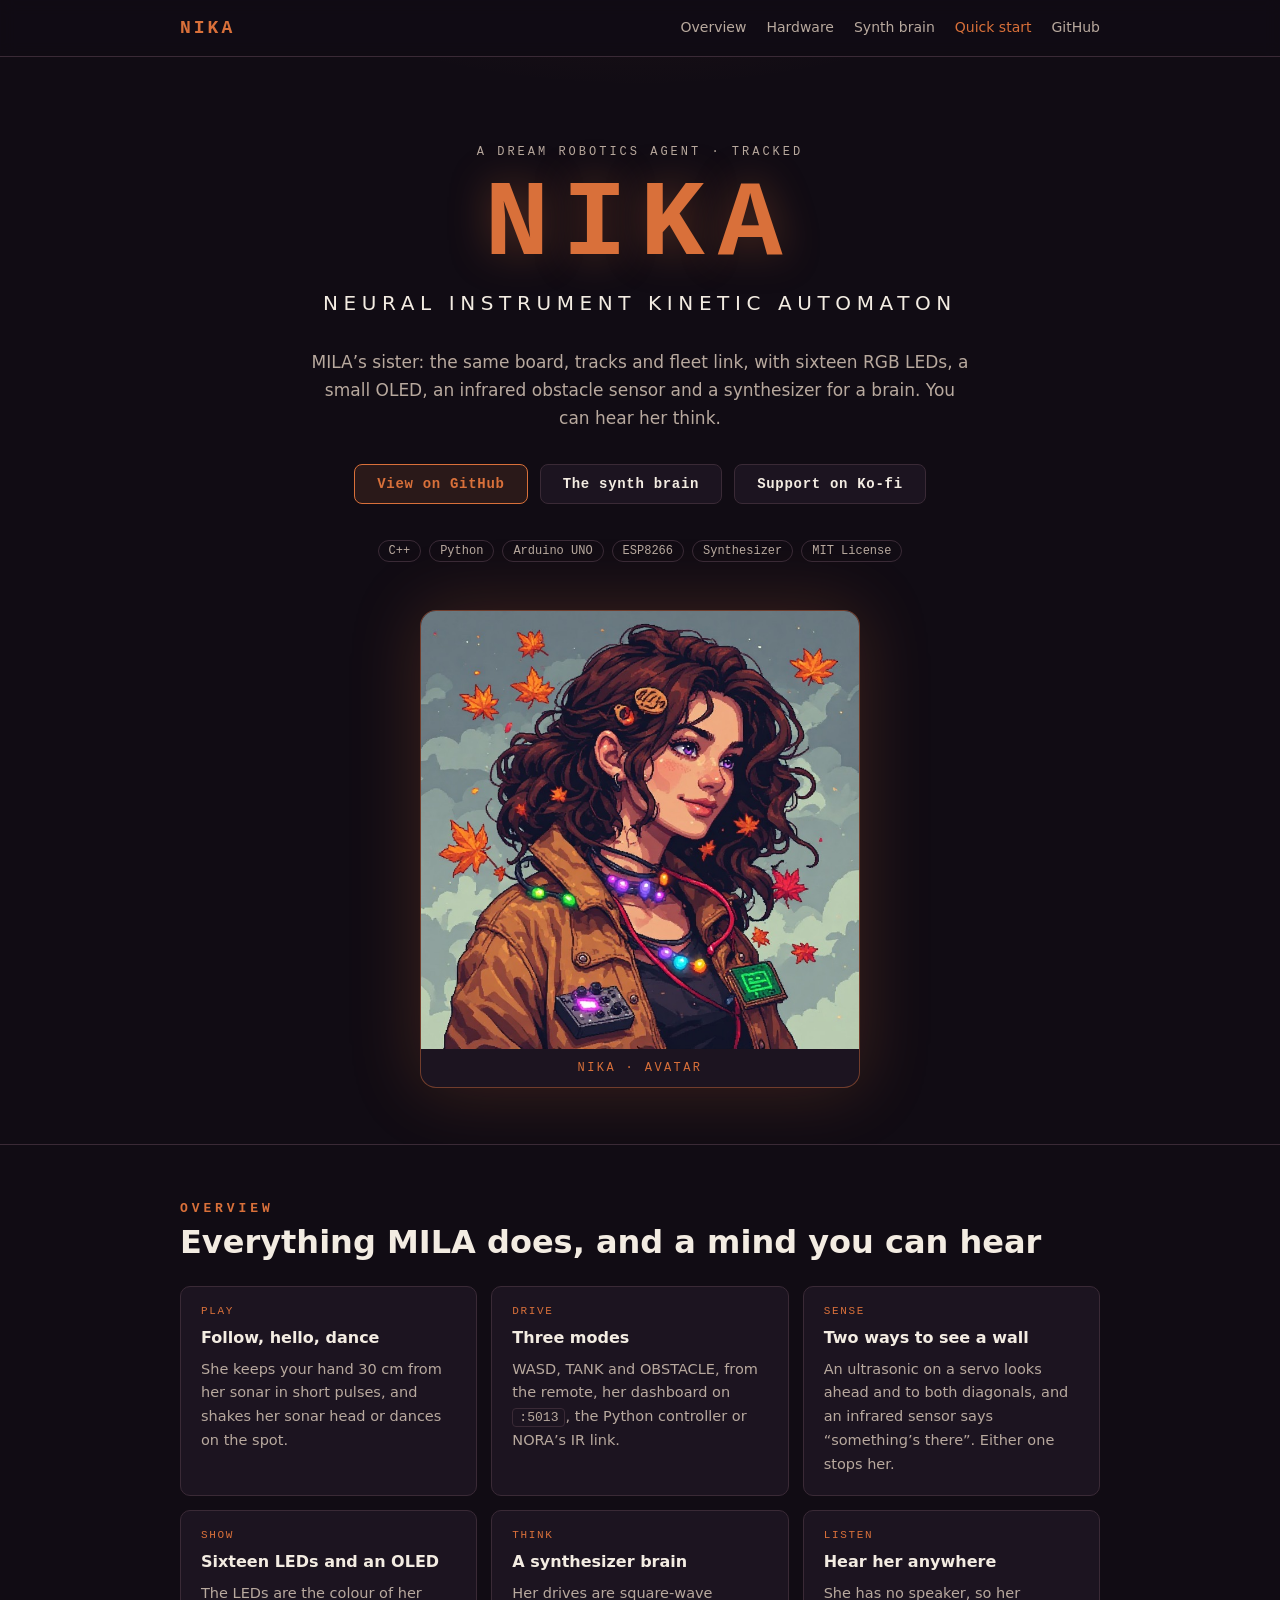
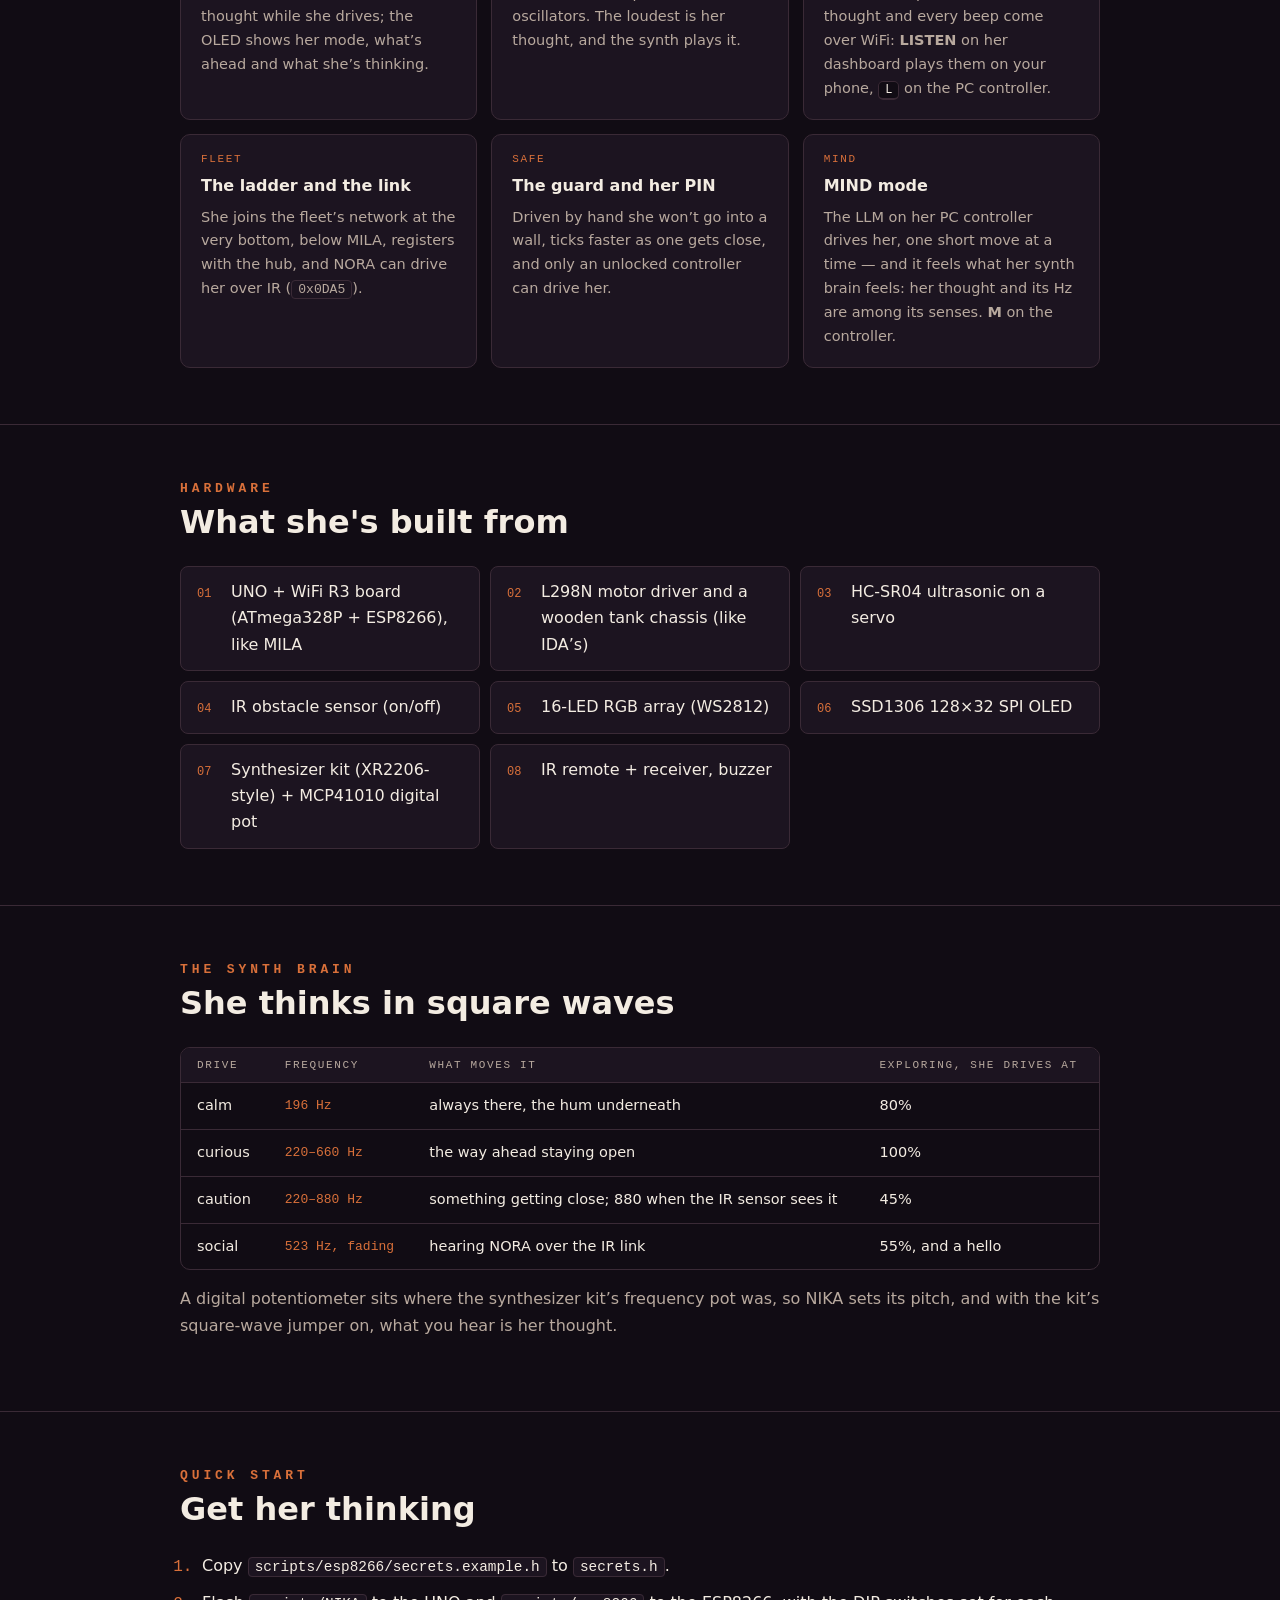
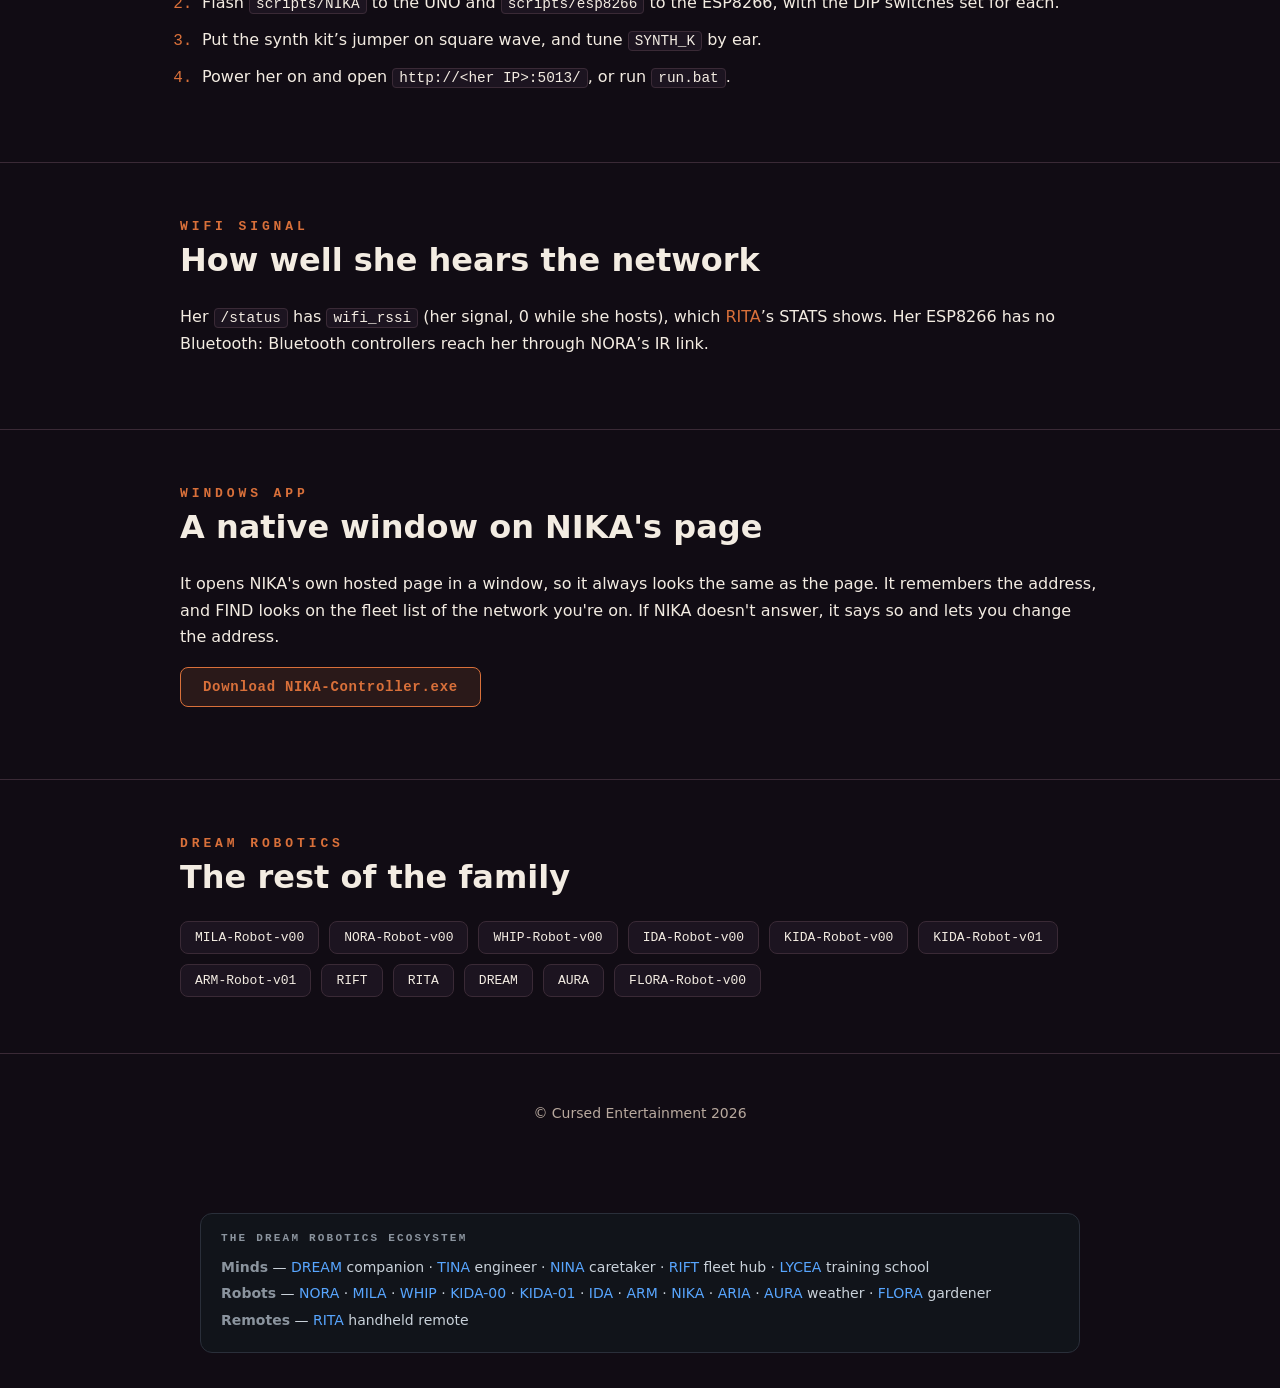
<file: index.html>
<!DOCTYPE html>
<html lang="en">
<head>
<meta charset="utf-8">
<meta name="viewport" content="width=device-width, initial-scale=1">
<title>NIKA — Neural Instrument Kinetic Automaton</title>
<meta name="description" content="NIKA is a tracked UNO + ESP8266 robot from the DREAM Robotics fleet whose mind is a synthesizer: her drives are square-wave oscillators, and the loudest one is her thought.">
<meta name="color-scheme" content="dark">
<meta property="og:title" content="NIKA — Neural Instrument Kinetic Automaton">
<meta property="og:description" content="A tracked UNO + ESP8266 robot whose mind is a synthesizer.">
<meta property="og:type" content="website">
<meta property="og:image" content="images/nika_avatar.jpg">
<link rel="icon" href="site/favicon.ico" sizes="any">
<link rel="apple-touch-icon" href="site/apple-touch-icon.png">
<link rel="stylesheet" href="site/style.css">
<script src="site/site.js" defer></script>
</head>
<body>

<nav aria-label="Primary">
  <div class="wrap">
    <a class="brand" href="#top">NIKA</a>
    <ul>
      <li><a href="#overview">Overview</a></li>
      <li><a href="#hardware">Hardware</a></li>
      <li><a href="#brain">Synth brain</a></li>
      <li><a href="#quickstart">Quick start</a></li>
      <li><a href="https://github.com/CursedPrograms/NIKA-Robot-v00">GitHub</a></li>
    </ul>
  </div>
</nav>

<header class="hero" id="top">
  <div class="wrap">
    <div class="eyebrow">A DREAM Robotics Agent &middot; Tracked</div>
    <h1>NIKA</h1>
    <p class="tagline">Neural Instrument Kinetic Automaton</p>
    <p class="lede">MILA&rsquo;s sister: the same board, tracks and fleet link, with sixteen RGB LEDs, a small OLED, an infrared obstacle sensor and a synthesizer for a brain. You can hear her think.</p>
    <div class="cta">
      <a class="btn primary" href="https://github.com/CursedPrograms/NIKA-Robot-v00">View on GitHub</a>
      <a class="btn" href="#brain">The synth brain</a>
      <a class="btn" href="https://ko-fi.com/cursedentertainment">Support on Ko-fi</a>
    </div>
    <div class="tags" aria-label="Technologies">
      <span class="tag">C++</span>
      <span class="tag">Python</span>
      <span class="tag">Arduino UNO</span>
      <span class="tag">ESP8266</span>
      <span class="tag">Synthesizer</span>
      <span class="tag">MIT License</span>
    </div>
    <figure class="avatar">
      <img src="images/nika_avatar.jpg" alt="NIKA's avatar: a human representation of the robot, in a wooden-brown jacket with RGB lights and a little synth, among autumn leaves" width="768" height="768">
      <figcaption>NIKA &middot; avatar</figcaption>
    </figure>
  </div>
</header>

<main>
<section id="overview">
  <div class="wrap">
    <h2>Overview</h2>
    <h3 class="title">Everything MILA does, and a mind you can hear</h3>
    <div class="grid cols-3">
      <div class="card"><span class="k">Play</span><h4>Follow, hello, dance</h4><p>She keeps your hand 30 cm from her sonar in short pulses, and shakes her sonar head or dances on the spot.</p></div>
      <div class="card"><span class="k">Drive</span><h4>Three modes</h4><p>WASD, TANK and OBSTACLE, from the remote, her dashboard on <code>:5013</code>, the Python controller or NORA&rsquo;s IR link.</p></div>
      <div class="card"><span class="k">Sense</span><h4>Two ways to see a wall</h4><p>An ultrasonic on a servo looks ahead and to both diagonals, and an infrared sensor says &ldquo;something&rsquo;s there&rdquo;. Either one stops her.</p></div>
      <div class="card"><span class="k">Show</span><h4>Sixteen LEDs and an OLED</h4><p>The LEDs are the colour of her thought while she drives; the OLED shows her mode, what&rsquo;s ahead and what she&rsquo;s thinking.</p></div>
      <div class="card"><span class="k">Think</span><h4>A synthesizer brain</h4><p>Her drives are square-wave oscillators. The loudest is her thought, and the synth plays it.</p></div>
      <div class="card"><span class="k">Listen</span><h4>Hear her anywhere</h4><p>She has no speaker, so her thought and every beep come over WiFi: <b>LISTEN</b> on her dashboard plays them on your phone, <kbd>L</kbd> on the PC controller.</p></div>
      <div class="card"><span class="k">Fleet</span><h4>The ladder and the link</h4><p>She joins the fleet&rsquo;s network at the very bottom, below MILA, registers with the hub, and NORA can drive her over IR (<code>0x0DA5</code>).</p></div>
      <div class="card"><span class="k">Safe</span><h4>The guard and her PIN</h4><p>Driven by hand she won&rsquo;t go into a wall, ticks faster as one gets close, and only an unlocked controller can drive her.</p></div>
      <div class="card"><span class="k">Mind</span><h4>MIND mode</h4><p>The LLM on her PC controller drives her, one short move at a time &mdash; and it feels what her synth brain feels: her thought and its Hz are among its senses. <b>M</b> on the controller.</p></div>
    </div>
  </div>
</section>

<section id="hardware">
  <div class="wrap">
    <h2>Hardware</h2>
    <h3 class="title">What she's built from</h3>
    <ol class="parts">
      <li><span class="n">01</span> UNO + WiFi R3 board (ATmega328P + ESP8266), like MILA</li>
      <li><span class="n">02</span> L298N motor driver and a wooden tank chassis (like IDA&rsquo;s)</li>
      <li><span class="n">03</span> HC-SR04 ultrasonic on a servo</li>
      <li><span class="n">04</span> IR obstacle sensor (on/off)</li>
      <li><span class="n">05</span> 16-LED RGB array (WS2812)</li>
      <li><span class="n">06</span> SSD1306 128&times;32 SPI OLED</li>
      <li><span class="n">07</span> Synthesizer kit (XR2206-style) + MCP41010 digital pot</li>
      <li><span class="n">08</span> IR remote + receiver, buzzer</li>
    </ol>
  </div>
</section>

<section id="brain">
  <div class="wrap">
    <h2>The synth brain</h2>
    <h3 class="title">She thinks in square waves</h3>
    <div class="table-wrap">
      <table>
        <thead><tr><th>Drive</th><th>Frequency</th><th>What moves it</th><th>Exploring, she drives at</th></tr></thead>
        <tbody>
          <tr><td>calm</td><td class="mono">196 Hz</td><td>always there, the hum underneath</td><td>80%</td></tr>
          <tr><td>curious</td><td class="mono">220&ndash;660 Hz</td><td>the way ahead staying open</td><td>100%</td></tr>
          <tr><td>caution</td><td class="mono">220&ndash;880 Hz</td><td>something getting close; 880 when the IR sensor sees it</td><td>45%</td></tr>
          <tr><td>social</td><td class="mono">523 Hz, fading</td><td>hearing NORA over the IR link</td><td>55%, and a hello</td></tr>
        </tbody>
      </table>
    </div>
    <p class="muted spaced">A digital potentiometer sits where the synthesizer kit&rsquo;s frequency pot was, so NIKA sets its pitch, and with the kit&rsquo;s square-wave jumper on, what you hear is her thought.</p>
  </div>
</section>

<section id="quickstart">
  <div class="wrap">
    <h2>Quick start</h2>
    <h3 class="title">Get her thinking</h3>
    <ol class="steps">
      <li>Copy <code>scripts/esp8266/secrets.example.h</code> to <code>secrets.h</code>.</li>
      <li>Flash <code>scripts/NIKA</code> to the UNO and <code>scripts/esp8266</code> to the ESP8266, with the DIP switches set for each.</li>
      <li>Put the synth kit&rsquo;s jumper on square wave, and tune <code>SYNTH_K</code> by ear.</li>
      <li>Power her on and open <code>http://&lt;her IP&gt;:5013/</code>, or run <code>run.bat</code>.</li>
    </ol>
  </div>
</section>

<section id="signal">
  <div class="wrap">
    <h2>WiFi signal</h2>
    <h3 class="title">How well she hears the network</h3>
    <p>Her <code>/status</code> has <code>wifi_rssi</code> (her signal, 0 while she hosts), which <a href="https://cursedprograms.github.io/RITA/">RITA</a>&rsquo;s STATS shows. Her ESP8266 has no Bluetooth: Bluetooth controllers reach her through NORA&rsquo;s IR link.</p>
  </div>
</section>

<section id="windows">
  <div class="wrap">
    <h2>Windows app</h2>
    <h3 class="title">A native window on NIKA's page</h3>
    <p>It opens NIKA's own hosted page in a window, so it always looks the same as the page. It remembers the address, and FIND looks on the fleet list of the network you're on. If NIKA doesn't answer, it says so and lets you change the address.</p>
    <p><a class="btn primary" href="https://github.com/CursedPrograms/NIKA-Robot-v00/raw/main/builds/NIKA-Controller.exe">Download NIKA-Controller.exe</a></p>
  </div>
</section>

<section id="related">
  <div class="wrap">
    <h2>DREAM Robotics</h2>
    <h3 class="title">The rest of the family</h3>
    <div class="related">
      <a href="https://github.com/CursedPrograms/MILA-Robot-v00">MILA-Robot-v00</a>
      <a href="https://github.com/CursedPrograms/NORA-Robot-v00">NORA-Robot-v00</a>
      <a href="https://github.com/CursedPrograms/WHIP-Robot-v00">WHIP-Robot-v00</a>
      <a href="https://github.com/CursedPrograms/IDA-Robot-v00">IDA-Robot-v00</a>
      <a href="https://github.com/CursedPrograms/KIDA-Robot-v00">KIDA-Robot-v00</a>
      <a href="https://github.com/CursedPrograms/KIDA-Robot-v01">KIDA-Robot-v01</a>
      <a href="https://github.com/CursedPrograms/ARM-Robot-v01">ARM-Robot-v01</a>
      <a href="https://github.com/CursedPrograms/RIFT">RIFT</a>
      <a href="https://github.com/CursedPrograms/RITA">RITA</a>
      <a href="https://github.com/CursedPrograms/DREAM">DREAM</a>
      <a href="https://github.com/CursedPrograms/AURA">AURA</a>
      <a href="https://github.com/CursedPrograms/FLORA-Robot-v00">FLORA-Robot-v00</a>
    </div>
  </div>
</section>

</main>

<footer id="site-footer">&copy; Cursed Entertainment 2026</footer>
<script src="https://cursedprograms.github.io/RIFT/site/footer.js"></script>

<!-- DREAM-ECOSYSTEM:START -->
<section class="eco">
  <div class="eco-title">The DREAM Robotics ecosystem</div>
  <div><strong>Minds</strong> — <a href="https://cursedprograms.github.io/DREAM/">DREAM</a> companion · <a href="https://cursedprograms.github.io/TINA/">TINA</a> engineer · <a href="https://cursedprograms.github.io/NINA/">NINA</a> caretaker · <a href="https://cursedprograms.github.io/RIFT/">RIFT</a> fleet hub · <a href="https://github.com/CursedPrograms/LYCEA">LYCEA</a> training school</div>
  <div><strong>Robots</strong> — <a href="https://cursedprograms.github.io/NORA-Robot-v00/">NORA</a> · <a href="https://cursedprograms.github.io/MILA-Robot-v00/">MILA</a> · <a href="https://cursedprograms.github.io/WHIP-Robot-v00/">WHIP</a> · <a href="https://cursedprograms.github.io/KIDA-Robot-v00/">KIDA-00</a> · <a href="https://cursedprograms.github.io/KIDA-Robot-v01/">KIDA-01</a> · <a href="https://cursedprograms.github.io/IDA-Robot-v00/">IDA</a> · <a href="https://cursedprograms.github.io/ARM-Robot-v01/">ARM</a> · <a href="https://cursedprograms.github.io/NIKA-Robot-v00/">NIKA</a> · <a href="https://cursedprograms.github.io/ARIA-Robot-v00/">ARIA</a> · <a href="https://cursedprograms.github.io/AURA/">AURA</a> weather · <a href="https://cursedprograms.github.io/FLORA-Robot-v00/">FLORA</a> gardener</div>
  <div><strong>Remotes</strong> — <a href="https://cursedprograms.github.io/RITA/">RITA</a> handheld remote</div>
</section>
<!-- DREAM-ECOSYSTEM:END -->
</body>
</html>
</file>
<file: site/style.css>
/* DREAM Robotics site stylesheet: layout shared by every robot, NIKA's colours
   (violet and pink, her curious and social thoughts). */
:root {
  --bg: #110C14;
  --panel: #1C1420;
  --border: #3A2A36;
  --accent: #D9703A;
  --accent2: #963CFF;
  --green: #3FB874;
  --text: #F3ECE2;
  --sub: #B8A99E;
  --glow: 217, 112, 58;
  --glow2: 150, 60, 255;
  --mono: ui-monospace, "Cascadia Code", Consolas, "SF Mono", Menlo, monospace;
  --sans: system-ui, -apple-system, "Segoe UI", Roboto, sans-serif;
}
* { box-sizing: border-box; }
html { scroll-behavior: smooth; }
body {
  margin: 0;
  background: var(--bg);
  color: var(--text);
  font: 16px/1.65 var(--sans);
  -webkit-font-smoothing: antialiased;
}
a { color: var(--accent); text-decoration: none; }
a:hover { text-decoration: underline; }
a:focus-visible, .btn:focus-visible { outline: 2px solid var(--accent); outline-offset: 3px; border-radius: 4px; }
code, pre, .mono { font-family: var(--mono); }
.wrap { max-width: 960px; margin: 0 auto; padding: 0 20px; }

/* nav */
nav {
  position: sticky; top: 0; z-index: 10;
  background: rgba(17, 12, 20, .85);
  backdrop-filter: blur(8px);
  border-bottom: 1px solid var(--border);
}
nav .wrap { display: flex; align-items: center; justify-content: space-between; height: 56px; gap: 16px; }
nav .brand { font: 700 18px var(--mono); letter-spacing: 3px; color: var(--accent); }
nav ul { display: flex; gap: 20px; list-style: none; margin: 0; padding: 0; font-size: 14px; }
nav ul a { color: var(--sub); }
nav ul a:hover { color: var(--text); text-decoration: none; }
@media (max-width: 640px) { nav ul li:not(:last-child) { display: none; } }

/* hero */
header.hero { padding: 88px 0 56px; text-align: center; position: relative; overflow: hidden; }
header.hero::before {
  content: ""; position: absolute; inset: -40% 0 auto 0; height: 520px; z-index: -1;
  background: radial-gradient(ellipse at 50% 30%, rgba(var(--glow), .16), transparent 60%),
              radial-gradient(ellipse at 75% 20%, rgba(var(--glow2), .13), transparent 55%);
}
.eyebrow { font: 12px var(--mono); letter-spacing: 3px; color: var(--sub); text-transform: uppercase; }
h1 {
  margin: 12px 0 8px;
  font: 800 clamp(56px, 12vw, 108px)/1 var(--mono);
  letter-spacing: .12em;
  color: var(--accent);
  text-shadow: 0 0 40px rgba(var(--glow), .35);
}
.tagline { font-size: clamp(15px, 2.6vw, 20px); color: var(--text); letter-spacing: .28em; text-transform: uppercase; margin: 0 0 28px; }
.lede { max-width: 660px; margin: 0 auto 32px; color: var(--sub); font-size: 17px; }
.cta { display: flex; flex-wrap: wrap; gap: 12px; justify-content: center; }
.btn {
  display: inline-block; padding: 11px 22px; border-radius: 8px;
  border: 1px solid var(--border); background: var(--panel); color: var(--text);
  font: 600 14px var(--mono); letter-spacing: .05em; transition: border-color .15s, background .15s;
}
.btn:hover { border-color: var(--accent); text-decoration: none; }
.btn.primary { background: rgba(var(--glow), .12); border-color: var(--accent); color: var(--accent); }
.tags { display: flex; flex-wrap: wrap; gap: 8px; justify-content: center; margin-top: 36px; }
.tag { font: 12px var(--mono); color: var(--sub); border: 1px solid var(--border); padding: 3px 10px; border-radius: 999px; }

/* photos */
.photos { display: grid; grid-template-columns: repeat(auto-fit, minmax(200px, 1fr)); gap: 14px; margin-top: 48px; }
.avatar { margin: 48px auto 0; max-width: 440px; background: var(--panel); border: 1px solid rgba(var(--glow), .45); border-radius: 16px; overflow: hidden; box-shadow: 0 0 70px rgba(var(--glow), .22); }
.avatar.wide { max-width: 620px; }
.avatar img { display: block; width: 100%; height: auto; }
.avatar figcaption { font: 12px var(--mono); letter-spacing: .2em; text-transform: uppercase; color: var(--accent); padding: 12px 16px; }
.photos.single { grid-template-columns: minmax(0, 380px); justify-content: center; }
.screens { display: grid; gap: 14px; grid-template-columns: repeat(auto-fill, minmax(300px, 1fr)); align-items: start; }
.screens .shot { margin: 0; }
.dot { display: inline-block; width: 10px; height: 10px; border-radius: 50%; margin-right: 8px; vertical-align: middle; }
.yes { color: var(--green); }
.no { color: #7A6B68; }
nav ul a.active { color: var(--accent); }
.spaced { margin-top: 16px; }
.shot.narrow { max-width: 320px; }
.dot.red { background: #e5484d; }
.dot.green { background: #46a758; }
.dot.yellow { background: #f5d90a; }
.dot.blue { background: #3e63dd; }

/* error pages (404 / 500) */
.error { padding: 88px 0 72px; text-align: center; position: relative; overflow: hidden; }
.error::before {
  content: ""; position: absolute; inset: -30% 0 auto 0; height: 520px; z-index: -1;
  background: radial-gradient(ellipse at 50% 30%, rgba(var(--glow), .16), transparent 60%);
}
.error .face { display: block; width: 168px; height: 168px; margin: 0 auto 28px; border-radius: 50%; object-fit: cover;
  border: 2px solid rgba(var(--glow), .55); box-shadow: 0 0 60px rgba(var(--glow), .25); }
.error .code { font: 800 clamp(88px, 20vw, 168px)/1 var(--mono); letter-spacing: .08em; color: var(--accent);
  text-shadow: 0 0 40px rgba(var(--glow), .35); margin: 0 auto 12px; max-width: none; text-align: center; text-indent: .08em; }
.error h1 { font-size: clamp(22px, 4vw, 30px); letter-spacing: normal; text-shadow: none; color: var(--text); margin: 0 0 12px; font-family: var(--sans); font-weight: 700; }
.error p { color: var(--sub); max-width: 520px; margin: 0 auto 28px; }
.error code { word-break: break-all; }
.photos figure { margin: 0; background: var(--panel); border: 1px solid var(--border); border-radius: 12px; overflow: hidden; }
.photos img { display: block; width: 100%; height: auto; aspect-ratio: 1; object-fit: cover; }
.photos figcaption { font: 12px var(--mono); letter-spacing: .15em; text-transform: uppercase; color: var(--sub); padding: 10px 14px; }
.shot { margin: 24px 0 0; background: var(--panel); border: 1px solid var(--border); border-radius: 12px; overflow: hidden; }
.shot img { display: block; width: 100%; height: auto; }
.shot figcaption { font: 12px var(--mono); letter-spacing: .15em; text-transform: uppercase; color: var(--sub); padding: 10px 14px; }

/* sections */
section { padding: 56px 0; border-top: 1px solid var(--border); }
h2 { margin: 0 0 6px; font: 700 13px var(--mono); letter-spacing: .3em; text-transform: uppercase; color: var(--accent); }
h3.title { margin: 0 0 24px; font-size: clamp(24px, 4vw, 32px); line-height: 1.25; }
h3.sub { margin: 40px 0 16px; font-size: 22px; line-height: 1.25; }
p { margin: 0 0 16px; }
.muted { color: var(--sub); }

.grid { display: grid; gap: 14px; }
.grid.cols-3 { grid-template-columns: repeat(auto-fill, minmax(260px, 1fr)); }
.grid.cols-2 { grid-template-columns: repeat(auto-fill, minmax(300px, 1fr)); }
.card { background: var(--panel); border: 1px solid var(--border); border-radius: 10px; padding: 18px 20px; }
.card h4 { margin: 0 0 6px; font-size: 16px; }
.card p { margin: 0; color: var(--sub); font-size: 14.5px; }
.card .k { font: 11px var(--mono); letter-spacing: .15em; color: var(--accent); text-transform: uppercase; margin-bottom: 8px; display: block; }

/* hardware list */
.parts { list-style: none; margin: 0; padding: 0; display: grid; gap: 10px; grid-template-columns: repeat(auto-fill, minmax(260px, 1fr)); }
.parts li {
  background: var(--panel); border: 1px solid var(--border); border-radius: 8px;
  padding: 12px 16px; display: flex; align-items: baseline; gap: 12px;
}
.parts .n { font: 12px var(--mono); color: var(--accent); min-width: 22px; }

/* modes */
.mode { border-left: 3px solid var(--accent); }
.mode:nth-child(2) { border-left-color: var(--accent2); }
.mode:nth-child(3) { border-left-color: var(--green); }
.mode:nth-child(4) { border-left-color: var(--sub); }
kbd {
  font: 12px var(--mono); background: var(--bg); border: 1px solid var(--border);
  border-bottom-width: 2px; border-radius: 5px; padding: 1px 6px; color: var(--text);
}

/* code */
pre {
  background: var(--panel); border: 1px solid var(--border); border-radius: 10px;
  padding: 16px 18px; overflow-x: auto; font-size: 13.5px; line-height: 1.6; margin: 0 0 16px;
}
pre .c { color: #7A6B68; }
pre .p { color: var(--accent); user-select: none; }
:not(pre) > code { background: var(--panel); border: 1px solid var(--border); border-radius: 4px; padding: 1px 6px; font-size: .9em; }

/* steps */
ol.steps { margin: 0 0 16px; padding-left: 22px; }
ol.steps li { margin-bottom: 10px; }
ol.steps li::marker { color: var(--accent); font-family: var(--mono); }

/* callout */
.note { background: rgba(var(--glow), .07); border: 1px solid rgba(var(--glow), .35); border-radius: 10px; padding: 14px 18px; margin: 16px 0 0; font-size: 14.5px; }
.note strong { color: var(--accent); }

/* table */
.table-wrap { overflow-x: auto; border: 1px solid var(--border); border-radius: 10px; }
table { border-collapse: collapse; width: 100%; font-size: 14.5px; }
th, td { text-align: left; padding: 11px 16px; border-bottom: 1px solid var(--border); }
th { font: 11px var(--mono); letter-spacing: .15em; text-transform: uppercase; color: var(--sub); background: var(--panel); white-space: nowrap; }
tr:last-child td { border-bottom: 0; }
td.mono { color: var(--accent); font-size: 13px; white-space: nowrap; }

/* related */
.related { display: flex; flex-wrap: wrap; gap: 10px; }
.related a { font: 13px var(--mono); border: 1px solid var(--border); background: var(--panel); border-radius: 8px; padding: 8px 14px; color: var(--text); }
.related a:hover { border-color: var(--accent); text-decoration: none; }

/* footer */
footer { border-top: 1px solid var(--border); padding: 48px 0 56px; text-align: center; color: var(--sub); font-size: 14px; }
footer .logos { display: flex; flex-wrap: wrap; align-items: center; justify-content: center; gap: 28px; margin: 24px 0; }
footer .logos img { display: block; height: auto; max-width: 100%; }
footer .links { display: flex; flex-wrap: wrap; gap: 8px 22px; justify-content: center; margin-bottom: 8px; }

@media (prefers-reduced-motion: reduce) { html { scroll-behavior: auto; } .btn { transition: none; } }

/* The DREAM Robotics ecosystem links (the DREAM-ECOSYSTEM block at the end of index.html) */
section.eco { max-width: 880px; margin: 32px auto; padding: 18px 20px; border: 1px solid #2a2f3a; border-radius: 12px;
  background: #11141a; color: #c9d1d9; font-family: system-ui, Segoe UI, sans-serif; font-size: 14px; line-height: 1.9; }
section.eco .eco-title { font: 600 11px ui-monospace, Consolas, monospace; letter-spacing: .2em; text-transform: uppercase;
  color: #8b949e; margin-bottom: 10px; }
section.eco strong { color: #8b949e; }
section.eco a { color: #58a6ff; text-decoration: none; }
</file>
